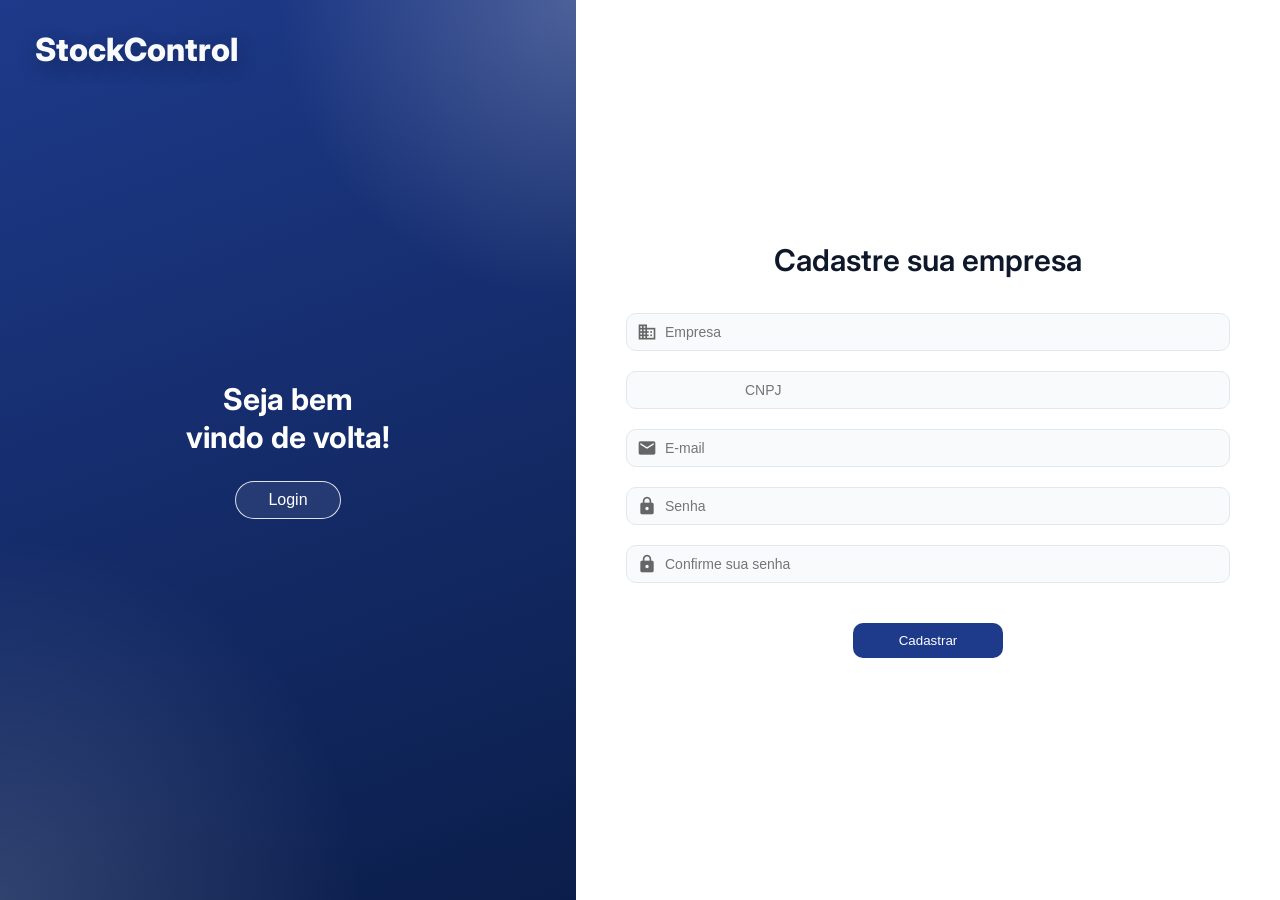
<file: PIM/front/index.html>
<!DOCTYPE html>
<html lang="pt-br">
<head>
    <meta charset="UTF-8">
    <meta name="viewport" content="width=device-width, initial-scale=1.0">
  <title>Cadastro da Empresa</title>

  <link rel="stylesheet" href="global.css">
  <link href="https://fonts.googleapis.com/icon?family=Material+Icons" rel="stylesheet">
</head>
<body class="auth-page">

  <h1 class="logo">StockControl</h1>

  <div class="cadastro-container">

    <div class="cadastro-left">
      <h2>Seja bem<br>vindo de volta!</h2>

      <button onclick="window.location.href='login.html'" class="btn-outline">
        Login
      </button>
    </div>

    <div class="cadastro-right">
      <h1>Cadastre sua empresa</h1>

      <div class="campo">
        <span class="material-icons">business</span>
        <input type="text" id="empresa" placeholder="Empresa">
      </div>

      <div class="campo">
        <span class="material-icons">badge</span>
        <input type="text" id="cnpj" placeholder="CNPJ">
      </div>

      <div class="campo">
        <span class="material-icons">email</span>
        <input type="email" id="email" placeholder="E-mail">
      </div>

      <div class="campo">
        <span class="material-icons">lock</span>
        <input type="password" id="senha" placeholder="Senha">
      </div>

      <div class="campo">
        <span class="material-icons">lock</span>
        <input type="password" id="confirmarSenha" placeholder="Confirme sua senha">
      </div>

      <p id="erro"></p>

      <button onclick="cadastrarEmpresa()" class="btn-principal">
        Cadastrar
      </button>
    </div>

  </div>

  <script src="js/global.js"></script>
  <script src="js/cadastro.js"></script>
</body>
</html>
<!-- pronto -->
</file>
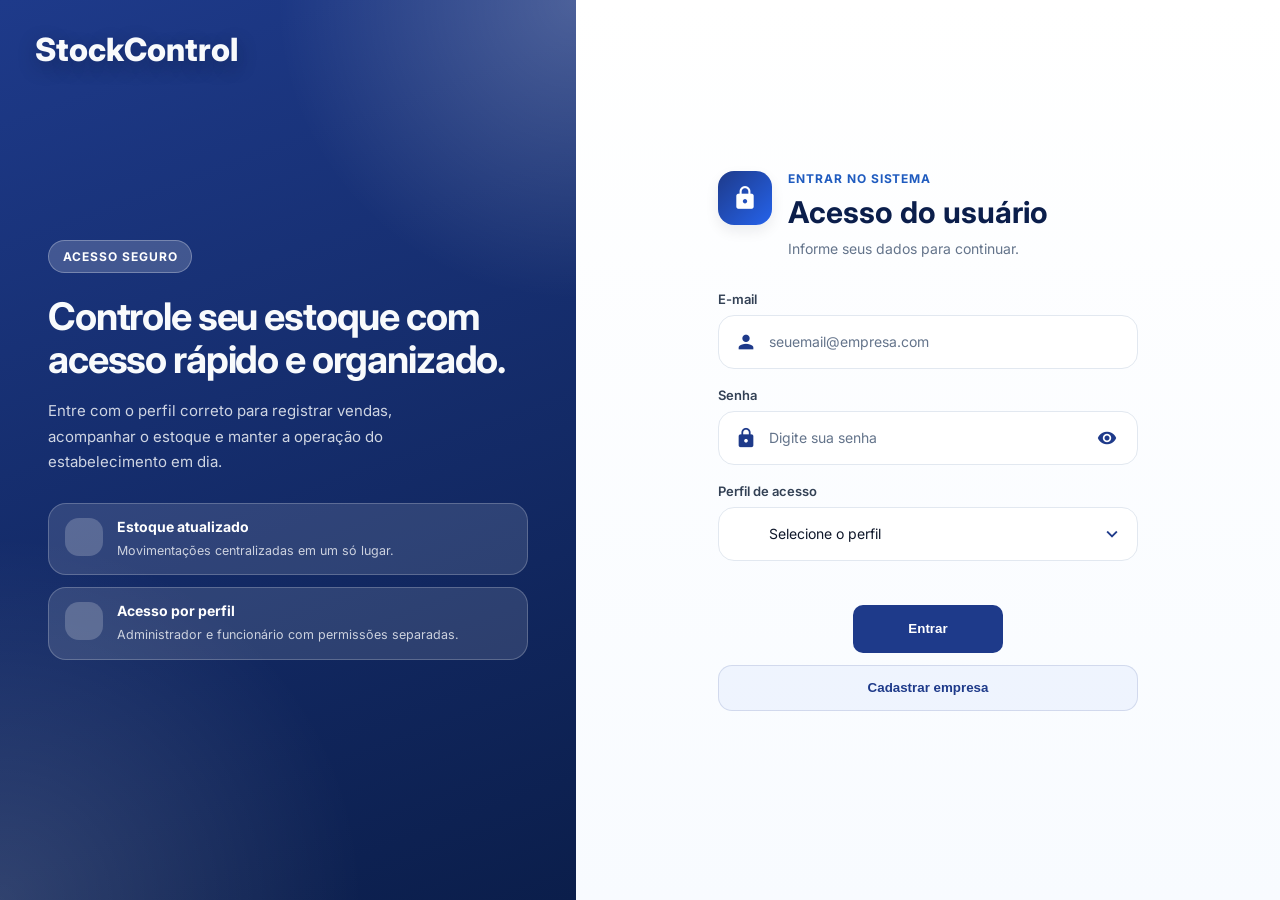
<file: PIM/front/cadastro-produto.html>
<!DOCTYPE html>
<html lang="pt-br">
<head>
    <meta charset="UTF-8">
    <meta name="viewport" content="width=device-width, initial-scale=1.0">
  <title>Cadastrar Produto</title>

  <link rel="stylesheet" href="global.css">
  <link href="https://fonts.googleapis.com/icon?family=Material+Icons" rel="stylesheet">
</head>
<body>

<div class="container">

  <div class="sidebar">
    <h2 id="nomeComercio">StockControl</h2>

 <ul>

  <li class="somente-admin-gerente" onclick="ir('dashboard.html')">
    <span class="material-icons">dashboard</span>
    Dashboard
  </li>

  <li class="ativo" onclick="ir('estoque.html')">
    <span class="material-icons">inventory_2</span>
    Estoque
  </li>

  <li onclick="ir('vendas.html')">
    <span class="material-icons">point_of_sale</span>
    Vendas
  </li>

  <li class="somente-admin-gerente" onclick="ir('relatorios.html')">
    <span class="material-icons">bar_chart</span>
    Relatórios
  </li>

  <li onclick="logout()">
    <span class="material-icons">logout</span>
    Sair
  </li>

</ul>
  </div>

  <div class="content">
    <h1>Cadastrar Produto</h1>

    <div class="produto-form">
      <input type="text" id="nome" placeholder="Nome do produto">
      <input type="text" id="categoria" placeholder="Categoria">
      <input type="text" id="codigo" placeholder="Código">
      <input type="number" id="valor" placeholder="Valor">
      <input type="number" id="quantidade" placeholder="Quantidade">

      <p id="erro"></p>

      <button onclick="salvarProduto()">Salvar Produto</button>
    </div>
  </div>

</div>

<script src="js/global.js"></script>
<script src="js/cadastro-produto.js"></script>

</body>
</html>

<!-- pronto -->
</file>
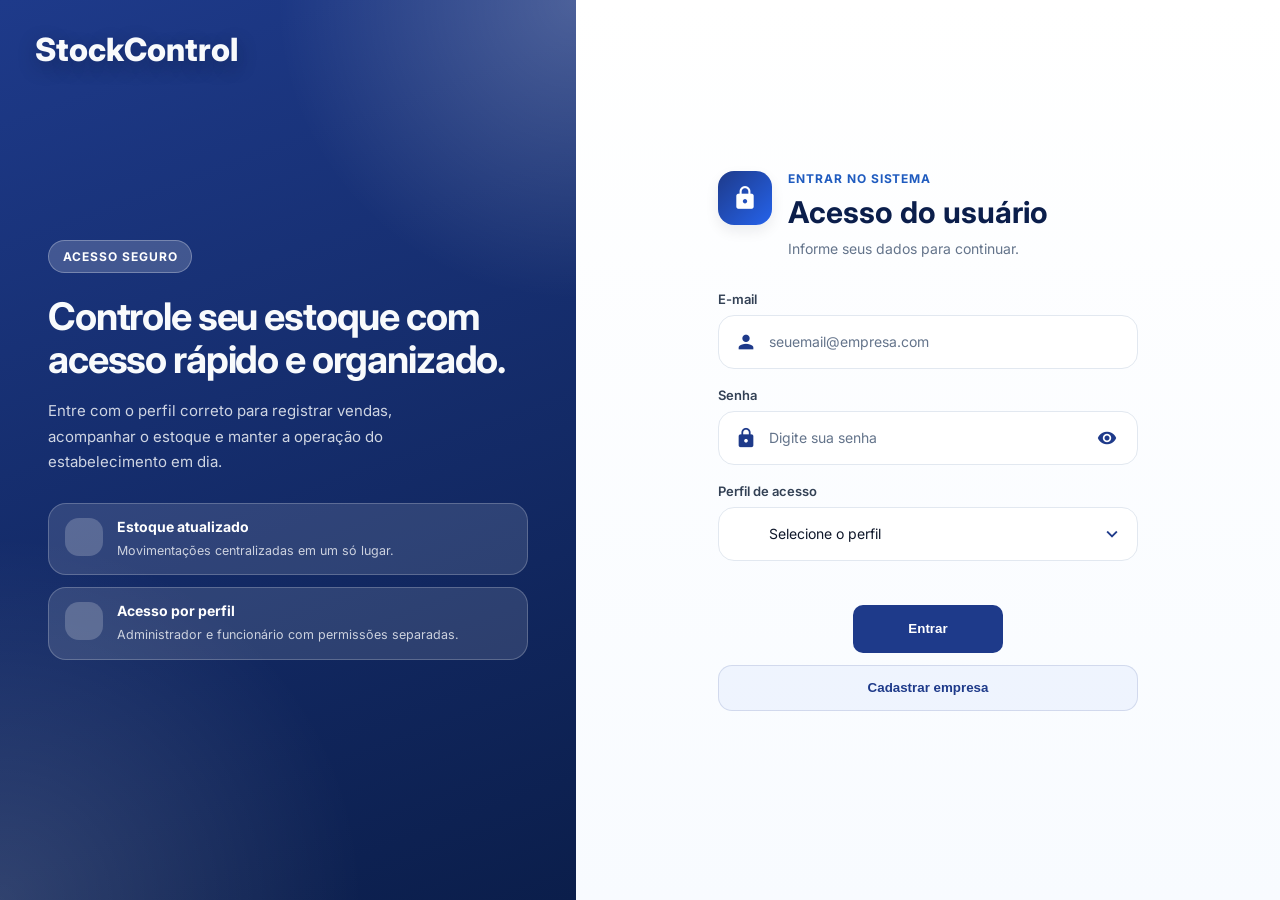
<file: PIM/front/configuracoes.html>
<!DOCTYPE html>
<html lang="pt-br">
<head>
  <meta charset="UTF-8">
  <meta name="viewport" content="width=device-width, initial-scale=1.0">
  <title>Configurações</title>

  <link rel="stylesheet" href="global.css">
  <link href="https://fonts.googleapis.com/icon?family=Material+Icons" rel="stylesheet">
</head>
<body>

<div class="container">

  <div class="sidebar">
    <h2 id="nomeComercio">StockControl</h2>

    <ul>

      <li class="somente-admin-gerente" onclick="ir('dashboard.html')">
        <span class="material-icons">dashboard</span>
        Dashboard
      </li>

      <li onclick="ir('estoque.html')">
        <span class="material-icons">inventory_2</span>
        Estoque
      </li>

      <li onclick="ir('vendas.html')">
        <span class="material-icons">point_of_sale</span>
        Vendas
      </li>

      <li class="somente-admin-gerente" onclick="ir('relatorios.html')">
        <span class="material-icons">bar_chart</span>
        Relatórios
      </li>

      <li class="ativo somente-admin" onclick="ir('configuracoes.html')">
        <span class="material-icons">settings</span>
        Configurações
      </li>

      <li onclick="logout()">
        <span class="material-icons">logout</span>
        Sair
      </li>

    </ul>
  </div>

  <div class="content">
    <div class="page-header">
      <div>
        <h1>Configurações</h1>
        <p class="page-subtitle">Gerencie dados da empresa, acesso e manutenção do ambiente.</p>
      </div>
    </div>

    <section class="config-hero">
      <div class="config-hero-copy">
        <span class="config-eyebrow">Painel administrativo</span>
        <h2>Central de gestão do sistema</h2>
        <p>
          Consulte informações da operação, atualize os dados visíveis da empresa
          e mantenha o ambiente organizado com ações rápidas.
        </p>
      </div>

      <div class="config-hero-status">
        <div class="config-status-badge">
          <span class="material-icons">wifi</span>
          <div>
            <strong id="resumoStatusApi"><span class="status-dot status-dot-pending" id="statusDotApi"></span>Sincronizando...</strong>
            <span>Conectividade com a API</span>
          </div>
        </div>

        <div class="config-status-badge">
          <span class="material-icons">shield</span>
          <div>
            <strong id="resumoPerfil">Administrador</strong>
            <span>Perfil autenticado</span>
          </div>
        </div>
      </div>
    </section>

    <section class="config-summary-grid">
      <article class="config-summary-card somente-admin">
        <span class="material-icons config-summary-icon">group</span>
        <div>
          <span class="config-summary-label">Usuários com acesso</span>
          <strong class="config-summary-value" id="resumoUsuariosConfig">0</strong>
        </div>
      </article>

      <article class="config-summary-card">
        <span class="material-icons config-summary-icon">inventory_2</span>
        <div>
          <span class="config-summary-label">Produtos cadastrados</span>
          <strong class="config-summary-value" id="resumoProdutosConfig">0</strong>
        </div>
      </article>

      <article class="config-summary-card">
        <span class="material-icons config-summary-icon">category</span>
        <div>
          <span class="config-summary-label">Categorias</span>
          <strong class="config-summary-value" id="resumoCategoriasConfig">0</strong>
        </div>
      </article>

      <article class="config-summary-card">
        <span class="material-icons config-summary-icon">local_shipping</span>
        <div>
          <span class="config-summary-label">Fornecedores</span>
          <strong class="config-summary-value" id="resumoFornecedoresConfig">0</strong>
        </div>
      </article>
    </section>

    <p id="mensagemConfiguracoes" class="config-feedback"></p>

    <div class="config-grid">

      <section class="config-card config-card-featured">
        <div class="config-card-header">
          <div class="config-card-icon">
            <span class="material-icons">business</span>
          </div>
          <div>
            <h3>Dados da empresa</h3>
            <p class="config-card-subtitle">Informações institucionais exibidas na interface.</p>
          </div>
        </div>

        <div class="config-field-grid">
          <label class="config-field">
            <span>Nome da empresa</span>
            <input type="text" id="empresa" placeholder="Informe o nome da empresa">
          </label>

          <label class="config-field">
            <span>E-mail principal</span>
            <input type="email" id="emailEmpresa" placeholder="empresa@dominio.com">
          </label>
        </div>

        <div class="config-inline-info">
          <div class="config-info-chip">
            <span class="material-icons">storefront</span>
            <div>
              <strong id="infoNomeComercio">StockControl</strong>
              <span>Nome exibido no menu lateral</span>
            </div>
          </div>

          <div class="config-info-chip">
            <span class="material-icons">mail</span>
            <div>
              <strong id="infoEmailEmpresa">-</strong>
              <span>Contato principal cadastrado</span>
            </div>
          </div>
        </div>

        <button onclick="salvarEmpresa()" class="config-btn-primary">
          Salvar alterações
        </button>
      </section>

      <section class="config-card config-card-danger">
        <div class="config-card-header">
          <div class="config-card-icon config-card-icon-warning">
            <span class="material-icons">warning</span>
          </div>
          <div>
            <h3>Zona de risco</h3>
            <p class="config-card-subtitle">Ações irreversíveis sobre os dados da operação. Use com cautela.</p>
          </div>
        </div>

        <div class="config-danger-banner">
          <span class="material-icons">info</span>
          <span>Estas ações apagam dados diretamente no servidor e não podem ser desfeitas.</span>
        </div>

        <div class="config-action-list">
          <div class="config-action-item">
            <div>
              <strong>Apagar todas as vendas</strong>
              <p>Remove todas as movimentações de saída e devolve as quantidades vendidas ao estoque.</p>
            </div>
            <button onclick="limparVendas()" class="config-btn-danger">Apagar vendas</button>
          </div>

          <div class="config-action-item">
            <div>
              <strong>Zerar o estoque</strong>
              <p>Remove todos os produtos e movimentações cadastrados. O catálogo ficará vazio.</p>
            </div>
            <button onclick="limparEstoque()" class="config-btn-danger">Zerar estoque</button>
          </div>
        </div>
      </section>

      <section class="config-card somente-admin">
        <div class="config-card-header">
          <div class="config-card-icon config-card-icon-success">
            <span class="material-icons">group</span>
          </div>
          <div>
            <h3>Acesso e equipe</h3>
            <p class="config-card-subtitle">Gerencie quem pode operar o sistema.</p>
          </div>
        </div>

        <div class="config-action-list">
          <div class="config-action-item">
            <div>
              <strong>Cadastrar funcionário</strong>
              <p>Crie um acesso operacional para atuar somente em estoque e vendas deste estabelecimento.</p>
            </div>
            <button onclick="ir('cadastro-usuario.html')" class="config-btn-primary">Cadastrar funcionario</button>
          </div>
        </div>

        <div class="config-access-list">
          <div class="config-access-header">
            <strong>E-mails com acesso</strong>
            <span id="contadorUsuariosAcesso">0</span>
          </div>

          <div id="listaUsuariosConfig" class="config-access-items">
            <p class="config-access-empty">Nenhum usuário adicional com acesso.</p>
          </div>
        </div>
      </section>

    </div>
  </div>

</div>

<script src="js/global.js"></script>
<script src="js/configuracoes.js"></script>

</body>
</html>

<!-- pronto -->
</file>
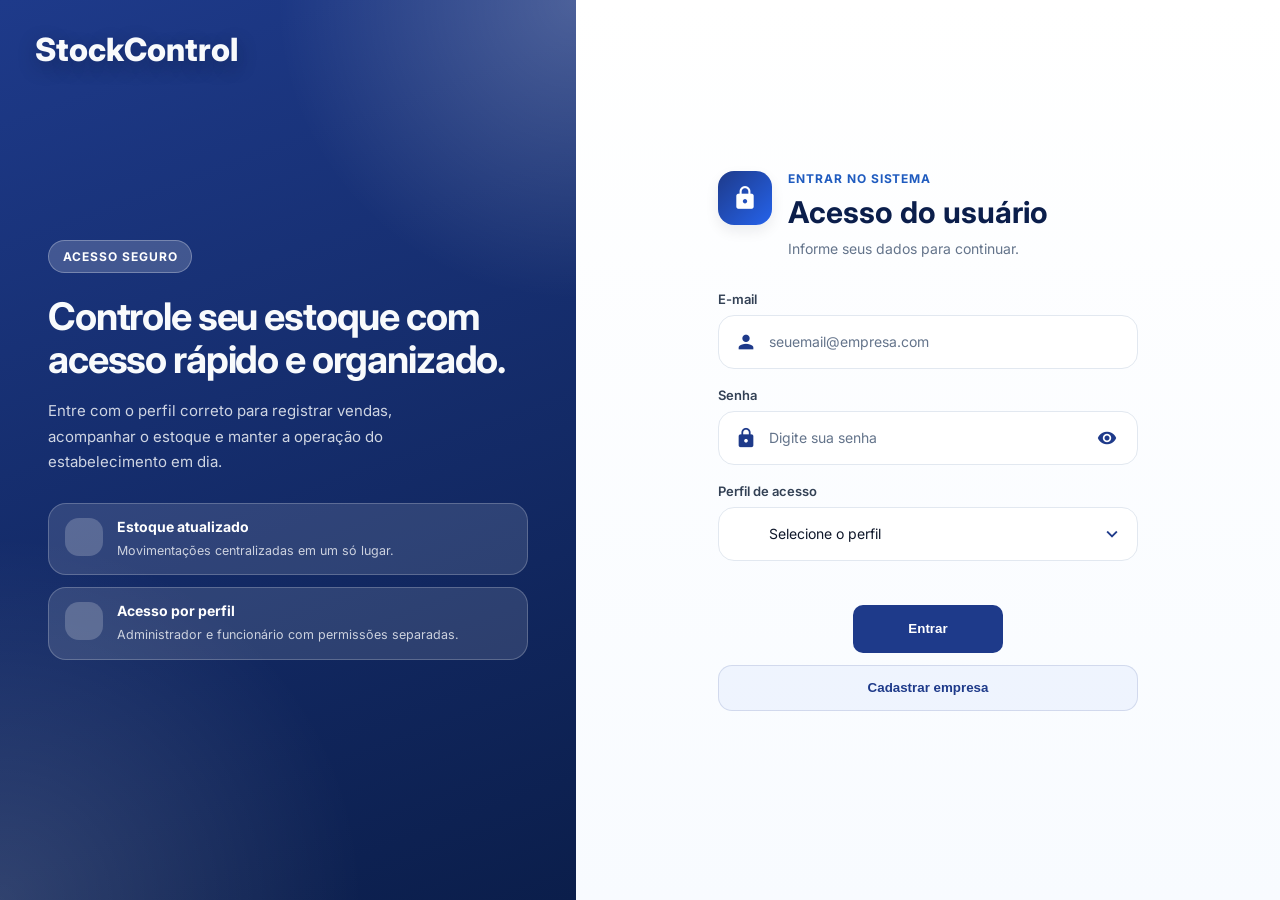
<file: PIM/front/estoque.html>
<!DOCTYPE html>
<html lang="pt-br">
<head>
    <meta charset="UTF-8">
    <meta name="viewport" content="width=device-width, initial-scale=1.0">
  <title>Estoque</title>

  <link rel="stylesheet" href="global.css">
  <link href="https://fonts.googleapis.com/icon?family=Material+Icons" rel="stylesheet">
</head>
<body>

<div class="container">

<div class="sidebar">

  <h2 id="nomeComercio">StockControl</h2>

  <ul class="menu-topo">

    <li class="somente-admin-gerente" onclick="ir('dashboard.html')">
      <span class="material-icons">dashboard</span>
      Dashboard
    </li>

    <li class="ativo" onclick="ir('estoque.html')">
      <span class="material-icons">inventory_2</span>
      Estoque
    </li>

    <li onclick="ir('vendas.html')">
      <span class="material-icons">point_of_sale</span>
      Vendas
    </li>

    <li class="somente-admin-gerente" onclick="ir('relatorios.html')">
      <span class="material-icons">bar_chart</span>
      Relatórios
    </li>

  </ul>

  <ul class="menu-bottom">

    <li class="somente-admin" onclick="ir('configuracoes.html')">
      <span class="material-icons">settings</span>
      Configurações
    </li>

    <li onclick="logout()">
      <span class="material-icons">logout</span>
      Sair
    </li>

  </ul>

</div>

  <div class="content">
    <div class="page-header">
      <div>
        <h1>Estoque</h1>
        <p class="page-subtitle">Visão completa dos níveis e categorias.</p>
      </div>
    </div>

    <div class="kpi-grid">
      <div class="kpi-card">
        <span class="material-icons kpi-icon">inventory_2</span>
        <div>
          <span class="kpi-label">Produtos cadastrados</span>
          <div class="kpi-value" id="resumoProdutos">0</div>
          <span class="kpi-meta">itens únicos</span>
        </div>
      </div>

      <div class="kpi-card">
        <span class="material-icons kpi-icon">apps</span>
        <div>
          <span class="kpi-label">Itens em estoque</span>
          <div class="kpi-value" id="resumoItens">0</div>
          <span class="kpi-meta">quantidade total</span>
        </div>
      </div>

      <div class="kpi-card">
        <span class="material-icons kpi-icon">warning</span>
        <div>
          <span class="kpi-label">Baixo estoque</span>
          <div class="kpi-value" id="resumoBaixo">0</div>
          <span class="kpi-meta">atenção imediata</span>
        </div>
      </div>
    </div>

    <div class="topo-tabela">
      <input type="text" id="busca" placeholder="Buscar produto..." onkeyup="filtrarEstoque()">

      <div class="filtros-tabela">
        <select id="filtroCategoria" onchange="filtrarEstoque()">
          <option value="">Categoria</option>
        </select>

        <select id="filtroStatus" onchange="filtrarEstoque()">
          <option value="">Status</option>
          <option value="ok">OK</option>
          <option value="medio">Médio</option>
          <option value="baixo">Baixo</option>
        </select>
      </div>

      <button onclick="ir('cadastro-produto.html')" class="btn-novo" somente-admin-gerente id="btnCadastrarProduto">
  Cadastrar Produto
</button>
    </div>

    <div class="cabecalho-tabela">
      <span>Produto</span>
      <span>Categoria</span>
      <span>Código</span>
      <span>Valor</span>
      <span>Status</span>
      <span>Ações</span>
    </div>

    <div class="tabela-card">
      <table>
        <tbody id="tabelaEstoque"></tbody>
      </table>
    </div>
  </div>

</div>

<script src="js/global.js"></script>
<script src="js/estoque.js"></script>

</body>
</html>

<!-- pronto -->
</file>
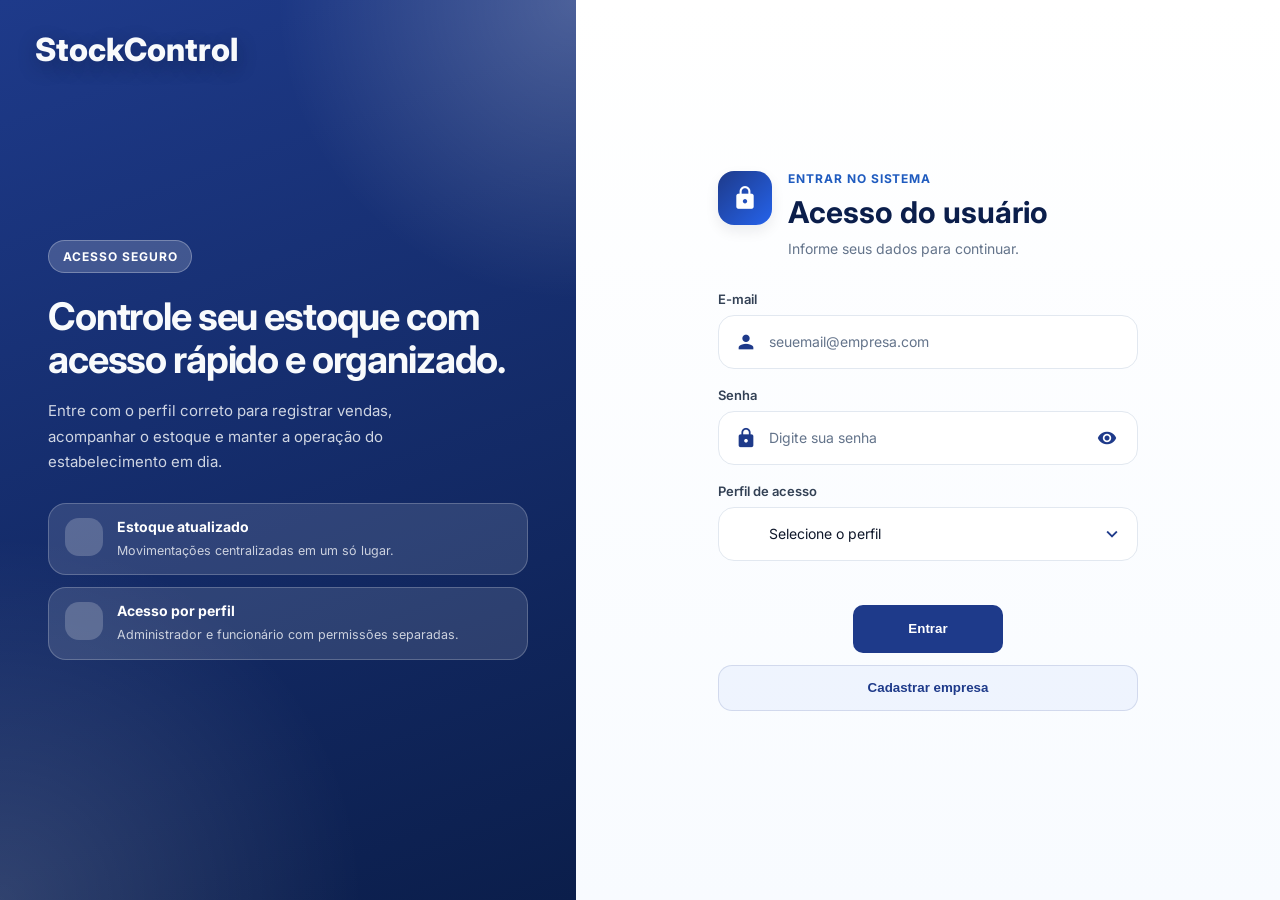
<file: PIM/front/login-usuario.html>
<!DOCTYPE html>
<html lang="pt-br">
<head>
  <meta charset="UTF-8">
  <meta name="viewport" content="width=device-width, initial-scale=1.0">
  <title>Acesso do Usuário</title>
</head>
<body>
  <script>
    window.location.href = "login.html";
  </script>
</body>
</html>
</file>
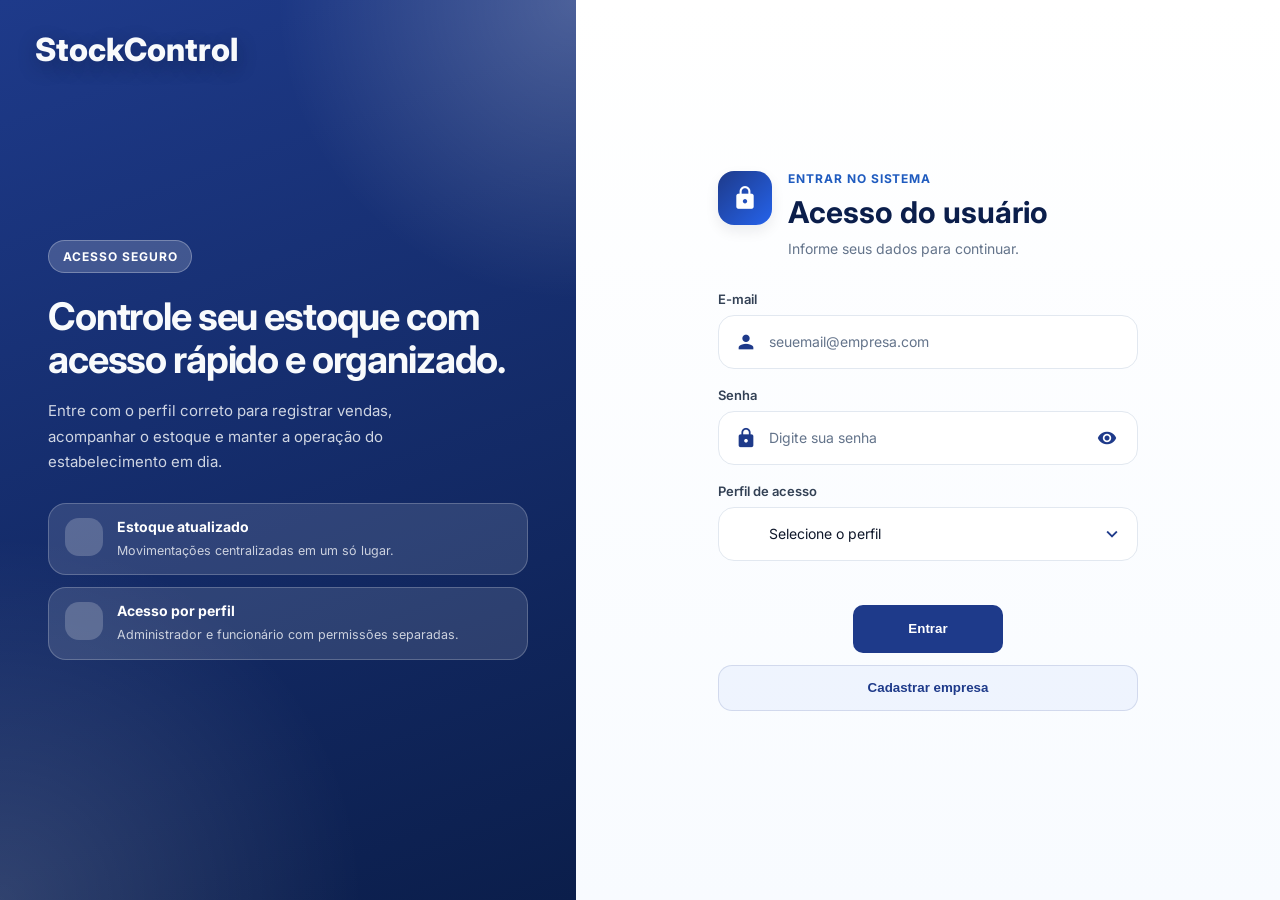
<file: PIM/front/login.html>
<!DOCTYPE html>
<html lang="pt-br">
<head>
    <meta charset="UTF-8">
    <meta name="viewport" content="width=device-width, initial-scale=1.0">
  <title>Acesso do Usuário</title>

  <link rel="stylesheet" href="global.css">
  <link href="https://fonts.googleapis.com/icon?family=Material+Icons" rel="stylesheet">
</head>
<body class="auth-page">

  <h1 class="logo login-logo">StockControl</h1>

  <div class="login-shell">
    <section class="login-hero-panel">
      <span class="login-badge">Acesso seguro</span>
      <h1>Controle seu estoque com acesso rápido e organizado.</h1>
      <p>
        Entre com o perfil correto para registrar vendas, acompanhar o estoque
        e manter a operação do estabelecimento em dia.
      </p>

      <div class="login-hero-points">
        <div class="login-hero-point">
          <span class="material-icons">inventory_2</span>
          <div>
            <strong>Estoque atualizado</strong>
            <span>Movimentações centralizadas em um só lugar.</span>
          </div>
        </div>

        <div class="login-hero-point">
          <span class="material-icons">shield</span>
          <div>
            <strong>Acesso por perfil</strong>
            <span>Administrador e funcionário com permissões separadas.</span>
          </div>
        </div>
      </div>
    </section>

    <section class="login-container">
      <div class="login-header">
        <div class="login-header-icon">
          <span class="material-icons">lock_person</span>
        </div>
        <div>
          <span class="login-eyebrow">Entrar no sistema</span>
          <h2>Acesso do usuário</h2>
          <p>Informe seus dados para continuar.</p>
        </div>
      </div>

      <div class="login-form">
        <label class="login-field">
          <span class="login-field-label">E-mail</span>
          <div class="login-input-wrap">
            <span class="material-icons">person</span>
            <input type="email" id="email" placeholder="seuemail@empresa.com">
          </div>
        </label>

        <label class="login-field">
          <span class="login-field-label">Senha</span>
          <div class="login-input-wrap">
            <span class="material-icons">lock</span>
            <input type="password" id="senha" placeholder="Digite sua senha">
            <button type="button" class="login-password-toggle" onclick="togglePasswordVisibility()" aria-label="Mostrar ou ocultar senha">
              <span class="material-icons" id="iconeSenha">visibility</span>
            </button>
          </div>
        </label>

        <label class="login-field">
          <span class="login-field-label">Perfil de acesso</span>
          <div class="login-input-wrap login-select-wrap">
            <span class="material-icons">badge</span>
            <select id="perfil">
              <option value="">Selecione o perfil</option>
              <option value="admin">Administrador</option>
              <option value="funcionario">Funcionário</option>
            </select>
            <span class="material-icons login-select-arrow">expand_more</span>
          </div>
        </label>

        <div class="login-actions">
          <button onclick="login()" class="btn-principal login-submit">
            Entrar
          </button>

          <button onclick="window.location.href='index.html'" class="login-link-btn" type="button">
            Cadastrar empresa
          </button>
        </div>

        <p id="erro"></p>
      </div>
    </section>
  </div>

  <script src="js/global.js"></script>
  <script src="js/login.js"></script>

</body>
</html>

<!-- pronto -->
</file>
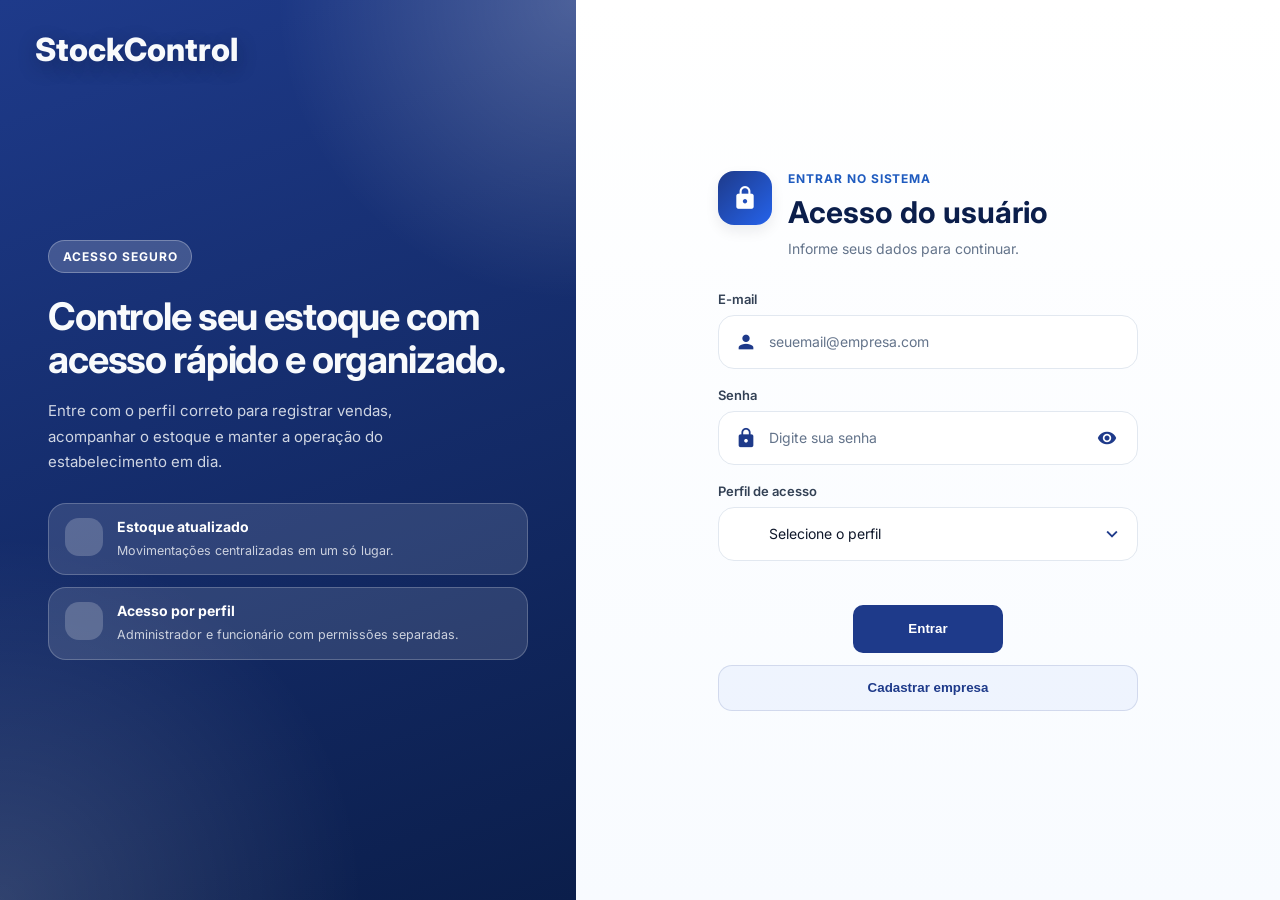
<file: PIM/front/relatorios.html>
<!DOCTYPE html>
<html lang="pt-br">
<head>
    <meta charset="UTF-8">
    <meta name="viewport" content="width=device-width, initial-scale=1.0">
  <title>Relatórios</title>

  <link rel="stylesheet" href="global.css">
  <link href="https://fonts.googleapis.com/icon?family=Material+Icons" rel="stylesheet">
</head>
<body>

<div class="container">

<div class="sidebar">

  <h2 id="nomeComercio">StockControl</h2>

  <ul class="menu-topo">

    <li class="somente-admin-gerente" onclick="ir('dashboard.html')">
      <span class="material-icons">dashboard</span>
      Dashboard
    </li>

    <li onclick="ir('estoque.html')">
      <span class="material-icons">inventory_2</span>
      Estoque
    </li>

    <li onclick="ir('vendas.html')">
      <span class="material-icons">point_of_sale</span>
      Vendas
    </li>

    <li class="ativo somente-admin-gerente" onclick="ir('relatorios.html')">
      <span class="material-icons">bar_chart</span>
      Relatórios
    </li>

  </ul>

  <ul class="menu-bottom">

    <li class="somente-admin" onclick="ir('configuracoes.html')">
      <span class="material-icons">settings</span>
      Configurações
    </li>

    <li onclick="logout()">
      <span class="material-icons">logout</span>
      Sair
    </li>

  </ul>

</div>

  <div class="content">
    <div class="page-header">
      <div>
        <h1>Relatórios</h1>
        <p class="page-subtitle">Resumo de vendas e formas de pagamento.</p>
      </div>
      <div class="page-actions">
        <button class="btn-principal relatorio-pdf-btn" type="button" onclick="gerarRelatorioPdf()">
          Gerar PDF para o dono
        </button>
      </div>
    </div>

    <div class="kpi-grid">
      <div class="kpi-card relatorio-card">
        <div>
          <span class="kpi-label">Total vendido</span>
          <div class="kpi-value" id="totalVendido">R$ 0,00</div>
          <span class="kpi-meta">no período</span>
        </div>
      </div>

      <div class="kpi-card relatorio-card">
        <div>
          <span class="kpi-label">Quantidade vendida</span>
          <div class="kpi-value" id="qtdVendida">0</div>
          <span class="kpi-meta">itens</span>
        </div>
      </div>

      <div class="kpi-card relatorio-card">
        <div>
          <span class="kpi-label">Pagamento mais usado</span>
          <div class="kpi-value" id="pagamentoMaisUsado">-</div>
          <span class="kpi-meta">preferência dos clientes</span>
        </div>
      </div>
    </div>

    <div class="cabecalho-tabela cabecalho-relatorios">
      <span>ID</span>
      <span>Produto</span>
      <span>Data</span>
      <span>Responsável</span>
      <span>Total</span>
      <span>Pagamento</span>
      <span>Quantidade</span>
    </div>

    <div class="tabela-card">
      <table>
        <tbody id="tabelaRelatorios"></tbody>
      </table>
    </div>
  </div>

</div>

<script src="js/global.js"></script>
<script src="js/relatorios.js"></script>

</body>
</html>

<!-- pronto -->
</file>
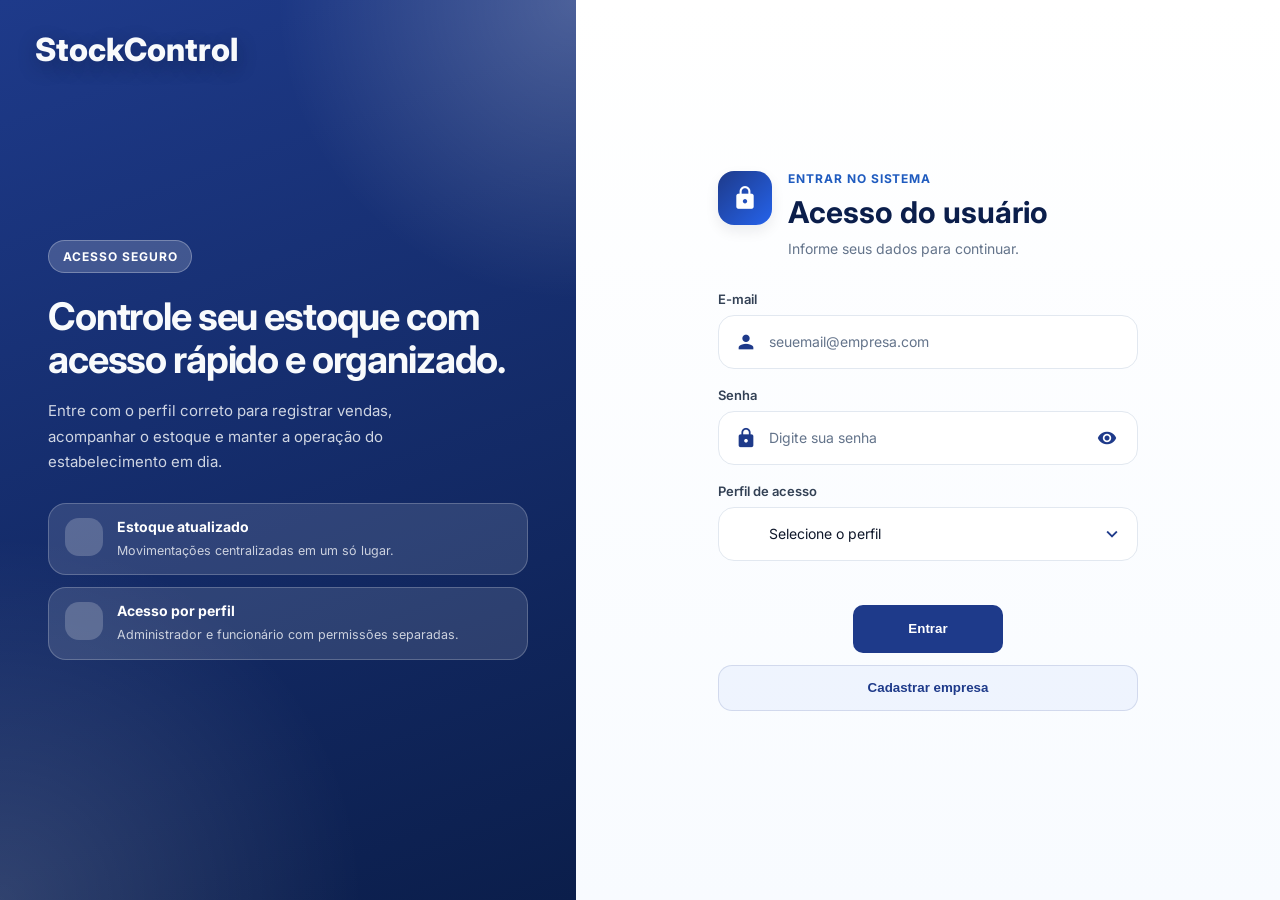
<file: PIM/front/vendas.html>
<!DOCTYPE html>
<html lang="pt-br">
<head>
    <meta charset="UTF-8">
    <meta name="viewport" content="width=device-width, initial-scale=1.0">
  <title>Vendas</title>

  <link rel="stylesheet" href="global.css">
  <link href="https://fonts.googleapis.com/icon?family=Material+Icons" rel="stylesheet">
</head>
<body>

<div class="container">

<div class="sidebar">

  <h2 id="nomeComercio">StockControl</h2>

  <ul class="menu-topo">

    <li class="somente-admin-gerente" onclick="ir('dashboard.html')">
      <span class="material-icons">dashboard</span>
      Dashboard
    </li>

    <li onclick="ir('estoque.html')">
      <span class="material-icons">inventory_2</span>
      Estoque
    </li>

    <li class="ativo" onclick="ir('vendas.html')">
      <span class="material-icons">point_of_sale</span>
      Vendas
    </li>

    <li class="somente-admin-gerente" onclick="ir('relatorios.html')">
      <span class="material-icons">bar_chart</span>
      Relatórios
    </li>

  </ul>

  <ul class="menu-bottom">

    <li class="somente-admin" onclick="ir('configuracoes.html')">
      <span class="material-icons">settings</span>
      Configurações
    </li>

    <li onclick="logout()">
      <span class="material-icons">logout</span>
      Sair
    </li>

  </ul>

</div>

  <div class="content">
    <div class="page-header">
      <div>
        <h1>Vendas</h1>
        <p class="page-subtitle">Registre vendas e acompanhe o desempenho diário.</p>
      </div>
    </div>

    <div class="kpi-grid">
      <div class="kpi-card">
        <span class="material-icons kpi-icon">receipt_long</span>
        <div>
          <span class="kpi-label">Vendas registradas</span>
          <div class="kpi-value" id="resumoTotalVendas">0</div>
          <span class="kpi-meta">transações</span>
        </div>
      </div>

      <div class="kpi-card">
        <span class="material-icons kpi-icon">payments</span>
        <div>
          <span class="kpi-label">Receita total</span>
          <div class="kpi-value" id="resumoReceita">R$ 0,00</div>
          <span class="kpi-meta">faturamento</span>
        </div>
      </div>

      <div class="kpi-card">
        <span class="material-icons kpi-icon">insights</span>
        <div>
          <span class="kpi-label">Ticket médio</span>
          <div class="kpi-value" id="resumoTicket">R$ 0,00</div>
          <span class="kpi-meta">por venda</span>
        </div>
      </div>
    </div>

  <div class="venda-form">
  <select id="produto"></select>

  <input type="number" id="quantidade" placeholder="Quantidade">

  <select id="pagamento">
    <option value="">Forma de pagamento</option>
    <option value="PIX">PIX</option>
    <option value="Cartão">Cartão</option>
    <option value="Dinheiro">Dinheiro</option>
  </select>

  <button onclick="registrarVenda()">Registrar Venda</button>

  <p id="erro"></p>
</div>

    <div class="cabecalho-tabela cabecalho-vendas">
  <span>ID</span>
  <span>Produto</span>
  <span>Data</span>
  <span>Responsável</span>
  <span>Total</span>
  <span>Pagamento</span>
  <span>Quantidade</span>
</div>

    <div class="tabela-card">
      <table>
        <tbody id="tabelaVendas"></tbody>
      </table>
    </div>
  </div>

</div>

<script src="js/global.js"></script>
<script src="js/vendas.js"></script>

</body>
</html>
<!-- pronto -->
</file>
<file: PIM/front/global.css>
@import url("https://fonts.googleapis.com/css2?family=Inter:wght@400;500;600;700&display=swap");

:root {
  --blue-950: #0b1e4b;
  --blue-900: #0f2a6b;
  --blue-800: #14337a;
  --blue-700: #1e3a8a;
  --blue-600: #1f5bbf;
  --blue-500: #2563eb;
  --blue-100: #dbeafe;
  --gray-950: #0f172a;
  --gray-900: #111827;
  --gray-700: #334155;
  --gray-600: #475569;
  --gray-500: #64748b;
  --gray-300: #cbd5f5;
  --gray-200: #e2e8f0;
  --gray-100: #f1f5f9;
  --surface: #ffffff;
  --surface-alt: #f8fafc;
  --border: #e2e8f0;
  --shadow-sm: 0 6px 14px rgba(15, 23, 42, 0.08);
  --shadow-md: 0 12px 28px rgba(15, 23, 42, 0.12);
}

* {
  margin: 0;
  padding: 0;
  box-sizing: border-box;
}


/**********************************CADASTRO EMPRESA*********************************************8*/
body {
  background: var(--gray-100);
  font-family: "Inter", "Segoe UI", Arial, sans-serif;
  color: var(--gray-950);
  overflow-x: hidden;
}

body.auth-page {
  min-height: 100vh;
  overflow: hidden;
  display: block;
  padding: 0;
}

body.auth-page .login-shell,
body.auth-page .cadastro-container {
  width: 100vw;
  max-width: none;
  height: 100vh;
  min-height: 100vh;
  margin: 0;
  border-radius: 0;
  box-shadow: none;
  border: none;
}

body.auth-page .login-shell {
  grid-template-columns: 0.9fr 1.1fr;
}

body.auth-page .cadastro-left {
  width: 45%;
}

body.auth-page .cadastro-right {
  width: 55%;
}

body.auth-page .logo {
  color: #f8fafc;
  text-shadow: 0 6px 18px rgba(15, 23, 42, 0.35);
}

body.auth-page .login-hero-panel,
body.auth-page .cadastro-left {
  background:
    radial-gradient(circle at top right, rgba(255, 255, 255, 0.22), transparent 28%),
    radial-gradient(circle at bottom left, rgba(255, 255, 255, 0.14), transparent 34%),
    linear-gradient(160deg, var(--blue-700), var(--blue-950));
  color: #f8fafc;
}

body.auth-page .login-brand strong,
body.auth-page .cadastro-left h2 {
  color: #ffffff;
}

body.auth-page .login-brand span:last-child,
body.auth-page .login-hero-panel p {
  color: rgba(248, 250, 252, 0.82);
}

body.auth-page .login-badge {
  background: rgba(255, 255, 255, 0.18);
  border-color: rgba(255, 255, 255, 0.28);
  color: #ffffff;
}

body.auth-page .login-brand-mark {
  background: rgba(255, 255, 255, 0.18);
  border-color: rgba(255, 255, 255, 0.28);
}

body.auth-page .login-hero-point {
  background: rgba(255, 255, 255, 0.12);
  border-color: rgba(255, 255, 255, 0.22);
}

body.auth-page .login-hero-point strong {
  color: #ffffff;
}

body.auth-page .login-hero-point span:last-child {
  color: rgba(248, 250, 252, 0.78);
}

body.auth-page .login-hero-point .material-icons {
  background: rgba(255, 255, 255, 0.2);
  color: #ffffff;
  width: 38px;
  height: 38px;
  font-size: 20px;
}

body.auth-page .login-hero-panel h1 {
  font-size: 38px;
  line-height: 1.12;
}

body.auth-page .login-hero-panel p {
  font-size: 15px;
  line-height: 1.7;
  max-width: 420px;
}

body.auth-page .login-hero-points {
  gap: 12px;
  margin-top: 28px;
}

body.auth-page .login-hero-point {
  padding: 14px 16px;
}

body.auth-page .login-hero-point strong {
  font-size: 14px;
}

body.auth-page .login-hero-point span:last-child {
  font-size: 12.5px;
}

body.auth-page .btn-outline {
  border-color: rgba(255, 255, 255, 0.85);
  color: #ffffff;
  background: rgba(255, 255, 255, 0.08);
}

body.auth-page .btn-outline:hover {
  background: rgba(255, 255, 255, 0.18);
  transform: translateY(-1px);
  box-shadow: var(--shadow-sm);
}

.logo {
  position: absolute;
  top: 30px;
  left: 35px;
  color: var(--blue-700);
  font-size: 32px;
  font-weight: 800;
}

.cadastro-container {
  width: 900px;
  height: 470px;
  background: var(--surface);
  margin: 120px auto;
  display: flex;
  border-radius: 6px;
  overflow: hidden;
  box-shadow: var(--shadow-md);
}

.cadastro-left {
  width: 38%;
  background: linear-gradient(160deg, var(--blue-700), var(--blue-900));
  color: white;
  display: flex;
  flex-direction: column;
  justify-content: center;
  align-items: center;
  gap: 25px;
  text-align: center;
}

.cadastro-left h2 {
  font-size: 30px;
  line-height: 1.25;
}

.btn-outline {
  background: transparent;
  border: 1px solid white;
  color: white;
  border-radius: 999px;
  padding: 9px 32px;
  font-size: 16px;
  cursor: pointer;
}

.cadastro-right {
  flex: 1;
  padding: 50px;
  display: flex;
  flex-direction: column;
  justify-content: center;
}

.cadastro-right h1 {
  text-align: center;
  font-size: 30px;
  font-weight: 600;
  margin-bottom: 35px;
}

.campo {
  height: 38px;
  background: var(--surface-alt);
  border: 1px solid var(--border);
  border-radius: 10px;
  margin-bottom: 20px;
  padding: 0 10px;
  display: flex;
  align-items: center;
}

.campo span {
  color: #666;
  font-size: 20px;
  margin-right: 8px;
}

.campo input {
  border: none;
  outline: none;
  background: transparent;
  width: 100%;
  font-size: 14px;
}

.btn-principal {
  width: 150px;
  margin: 20px auto 0;
  background: var(--blue-700);
  color: white;
  border: none;
  padding: 10px;
  border-radius: 10px;
  cursor: pointer;
  transition: transform 0.2s ease, box-shadow 0.2s ease;
}

#erro {
  color: #c62828;
  text-align: center;
  font-size: 13px;
}

#erroDashboard,
#erroForecast {
  color: #c62828;
  font-size: 13px;
  margin-bottom: 16px;
}


/**********************************LOGIN*********************************************8*/

.login-shell {
  width: min(1080px, calc(100% - 48px));
  min-height: 640px;
  margin: 110px auto 40px;
  display: grid;
  grid-template-columns: minmax(320px, 1.05fr) minmax(360px, 0.95fr);
  background: var(--surface);
  border-radius: 28px;
  overflow: hidden;
  border: 1px solid rgba(30, 58, 138, 0.1);
  box-shadow: 0 28px 60px rgba(15, 23, 42, 0.12);
}

.login-logo {
  color: var(--blue-700);
  z-index: 2;
}

.login-hero-panel {
  position: relative;
  padding: 56px 48px;
  background:
    radial-gradient(circle at top right, rgba(255, 255, 255, 0.16), transparent 24%),
    radial-gradient(circle at bottom left, rgba(255, 255, 255, 0.1), transparent 30%),
    linear-gradient(160deg, var(--blue-700), var(--blue-950));
  color: white;
  display: flex;
  flex-direction: column;
  justify-content: center;
}

.login-brand {
  display: flex;
  align-items: center;
  gap: 14px;
  margin-bottom: 28px;
}

.login-brand-mark {
  width: 50px;
  height: 50px;
  border-radius: 16px;
  display: flex;
  align-items: center;
  justify-content: center;
  background: rgba(255, 255, 255, 0.16);
  border: 1px solid rgba(255, 255, 255, 0.18);
  color: white;
  font-size: 24px;
  font-weight: 800;
  flex-shrink: 0;
}

.login-brand strong {
  display: block;
  font-size: 20px;
  line-height: 1.1;
  margin-bottom: 3px;
}

.login-brand span:last-child {
  color: rgba(255, 255, 255, 0.74);
  font-size: 13px;
}

.login-badge {
  display: inline-flex;
  align-items: center;
  width: fit-content;
  padding: 8px 14px;
  border-radius: 999px;
  background: rgba(255, 255, 255, 0.14);
  border: 1px solid rgba(255, 255, 255, 0.2);
  font-size: 12px;
  font-weight: 700;
  letter-spacing: 0.08em;
  text-transform: uppercase;
  margin-bottom: 22px;
}

.login-hero-panel h1 {
  font-size: 42px;
  line-height: 1.08;
  letter-spacing: -0.03em;
  margin-bottom: 18px;
}

.login-hero-panel p {
  font-size: 16px;
  line-height: 1.8;
  color: rgba(255, 255, 255, 0.82);
  max-width: 470px;
}

.login-hero-points {
  display: grid;
  gap: 16px;
  margin-top: 34px;
}

.login-hero-point {
  display: flex;
  align-items: flex-start;
  gap: 14px;
  padding: 16px 18px;
  border-radius: 18px;
  background: rgba(255, 255, 255, 0.08);
  border: 1px solid rgba(255, 255, 255, 0.12);
}

.login-hero-point .material-icons {
  width: 42px;
  height: 42px;
  border-radius: 14px;
  display: flex;
  align-items: center;
  justify-content: center;
  flex-shrink: 0;
  background: rgba(255, 255, 255, 0.12);
  color: white;
  font-size: 22px;
}

.login-hero-point strong {
  display: block;
  font-size: 15px;
  margin-bottom: 4px;
}

.login-hero-point span:last-child {
  font-size: 13px;
  line-height: 1.55;
  color: rgba(255, 255, 255, 0.78);
}

.login-container {
  background: linear-gradient(180deg, #ffffff, #f8fbff);
  padding: 56px 48px;
  display: flex;
  flex-direction: column;
  justify-content: center;
  align-items: center;
}

.login-header {
  display: flex;
  align-items: flex-start;
  gap: 16px;
  margin-bottom: 30px;
  width: 100%;
  max-width: 420px;
}

.login-header-icon {
  width: 54px;
  height: 54px;
  border-radius: 16px;
  display: grid;
  place-items: center;
  flex-shrink: 0;
  background: linear-gradient(135deg, var(--blue-700), var(--blue-500));
  color: white;
  box-shadow: var(--shadow-sm);
  overflow: hidden;
}

.login-header-icon .material-icons {
  display: block !important;
  width: 26px;
  height: 26px;
  font-size: 26px !important;
  line-height: 26px !important;
  text-align: center !important;
  margin: 0 !important;
  transform: translateY(0);
}

.login-eyebrow {
  display: block;
  font-size: 12px;
  font-weight: 700;
  letter-spacing: 0.08em;
  text-transform: uppercase;
  color: var(--blue-600);
  margin-bottom: 8px;
}

.login-header h2 {
  color: var(--blue-950);
  font-size: 30px;
  margin-bottom: 8px;
}

.login-header p {
  color: var(--gray-500);
  font-size: 14px;
  line-height: 1.6;
}

.login-form {
  display: grid;
  gap: 18px;
  width: 100%;
  max-width: 420px;
}

.login-field {
  display: grid;
  gap: 8px;
}

.login-field-label {
  font-size: 13px;
  font-weight: 600;
  color: var(--gray-700);
}

.login-input-wrap {
  min-height: 54px;
  background: var(--surface);
  border: 1px solid var(--border);
  border-radius: 16px;
  padding: 0 16px;
  display: grid;
  grid-template-columns: 22px minmax(0, 1fr) auto;
  align-items: center;
  gap: 12px;
  box-shadow: inset 0 1px 0 rgba(255, 255, 255, 0.9);
  transition: border-color 0.2s ease, box-shadow 0.2s ease, transform 0.2s ease;
  position: relative;
}

.login-input-wrap:focus-within {
  border-color: rgba(37, 99, 235, 0.45);
  box-shadow: 0 0 0 4px rgba(37, 99, 235, 0.08);
  transform: translateY(-1px);
}

.login-input-wrap .material-icons {
  font-size: 22px;
  color: var(--blue-700);
  flex-shrink: 0;
  width: 22px;
  height: 22px;
  display: flex;
  align-items: center;
  justify-content: center;
  line-height: 1;
}

.login-input-wrap input,
.login-input-wrap select {
  width: 100%;
  flex: 1;
  min-width: 0;
  border: none;
  outline: none;
  background: transparent;
  color: var(--gray-950);
  font-size: 14px;
  font-family: inherit;
  line-height: 1.4;
  margin: 0;
  padding: 0;
  display: block;
  height: 24px;
  align-self: center;
  box-shadow: none !important;
}

.login-input-wrap input::placeholder {
  color: var(--gray-500);
}

.login-input-wrap select {
  appearance: none !important;
  -webkit-appearance: none !important;
  -moz-appearance: none !important;
  cursor: pointer;
  border: 0 !important;
  outline: none !important;
  background: transparent !important;
  padding-right: 0;
  border-radius: 0 !important;
}

.login-select-wrap {
  grid-template-columns: 22px minmax(0, 1fr) 20px;
}

.login-select-arrow {
  font-size: 20px;
  color: var(--blue-700);
  pointer-events: none;
  flex-shrink: 0;
  width: 20px;
  height: 20px;
  display: flex;
  align-items: center;
  justify-content: center;
  line-height: 1;
}

.login-password-toggle {
  border: none;
  background: transparent;
  color: var(--blue-700);
  width: 28px;
  height: 28px;
  display: flex;
  align-items: center;
  justify-content: center;
  cursor: pointer;
  flex-shrink: 0;
  padding: 0;
}

.login-password-toggle .material-icons {
  font-size: 20px;
  line-height: 1;
}

.login-actions {
  display: grid;
  gap: 12px;
  margin-top: 6px;
}

.login-submit {
  width: 100%;
  margin: 0;
  min-height: 48px;
  border-radius: 14px;
  font-weight: 700;
}

.login-link-btn {
  width: 100%;
  min-height: 46px;
  border-radius: 14px;
  border: 1px solid rgba(30, 58, 138, 0.14);
  background: rgba(37, 99, 235, 0.05);
  color: var(--blue-700);
  font-weight: 600;
  cursor: pointer;
  transition: transform 0.2s ease, box-shadow 0.2s ease, background 0.2s ease;
}

.login-link-btn:hover {
  background: rgba(37, 99, 235, 0.1);
  transform: translateY(-1px);
  box-shadow: var(--shadow-sm);
}

.btn-principal {
  width: 150px;
  display: block;
  margin: 20px auto 0;

  background: var(--blue-700);
  color: white;
  border: none;
  padding: 10px;
  border-radius: 10px;
  cursor: pointer;
  transition: transform 0.2s ease, box-shadow 0.2s ease;
}

.campo select {
  border: none;
  outline: none;
  background: transparent;
  width: 100%;
  font-size: 14px;
  cursor: pointer;
  color: #111;
}

/* ================= DASHBOARD ================= */

.container {
  display: flex;
  min-height: 100vh;
  min-height: 100vh;
}

.sidebar {
  width: 250px;
  min-height: 100vh;
  background: linear-gradient(180deg, var(--blue-800), var(--blue-900));
  color: white;
  padding: 30px 20px;
  position: sticky;
  top: 0;
  height: 100vh;
  align-self: flex-start;
  overflow-y: auto;
  display: flex;
  flex-direction: column;
  box-shadow: 8px 0 18px rgba(15, 23, 42, 0.12);
}

.sidebar h2 {
  font-size: 21px;
  font-weight: 700;
  line-height: 1.25;
  letter-spacing: 0.2px;
  margin-bottom: 26px;
  padding-bottom: 20px;
  border-bottom: 1px solid rgba(255, 255, 255, 0.14);
  word-break: break-word;
}

.sidebar ul {
  list-style: none;
}

.sidebar li {
  display: flex;
  align-items: center;
  gap: 12px;
  padding: 12px 14px;
  margin-bottom: 14px;
  border-radius: 12px;
  cursor: pointer;
  font-size: 16px;
  font-weight: 500;
  transition: background 0.2s ease, transform 0.2s ease;
}

.sidebar li:hover,
.sidebar li.ativo {
  background: rgba(255, 255, 255, 0.16);
  transform: translateX(4px);
}

.sidebar span {
  font-size: 24px;
}

.content {
  flex: 1;
  padding: 32px 42px;
}

.content > * {
  width: 100%;
  max-width: 1200px;
  margin-left: auto;
  margin-right: auto;
}

.content h1 {
  font-size: 34px;
  margin-bottom: 10px;
  letter-spacing: -0.5px;
}

.dashboard-header,
.page-header {
  display: flex;
  align-items: center;
  justify-content: space-between;
  gap: 20px;
  margin-bottom: 22px;
}

.dashboard-titles h1 {
  margin-bottom: 6px;
}

.dashboard-subtitle,
.page-subtitle {
  color: var(--gray-500);
  font-size: 14px;
}

.page-actions {
  display: flex;
  align-items: center;
  gap: 12px;
}

.relatorio-pdf-btn {
  width: auto;
  margin: 0;
  padding: 10px 18px;
  border-radius: 12px;
  white-space: nowrap;
}

.filtros {
  display: flex;
  align-items: center;
  gap: 10px;
  background: var(--surface);
  border: 1px solid var(--border);
  border-radius: 14px;
  padding: 10px 14px;
  box-shadow: var(--shadow-sm);
}

.filtros span {
  color: var(--blue-700);
  font-size: 22px;
}

.filtro-item {
  display: flex;
  flex-direction: column;
  gap: 4px;
}

.filtro-item label {
  font-size: 12px;
  color: var(--gray-500);
}

.filtro-item select {
  min-width: 160px;
  padding: 6px 10px;
  border-radius: 10px;
  border: 1px solid var(--border);
  background: var(--surface-alt);
  font-size: 14px;
}

.kpi-grid {
  display: grid;
  grid-template-columns: repeat(auto-fit, minmax(210px, 1fr));
  gap: 18px;
  margin-bottom: 26px;
}

.kpi-card {
  background: var(--surface);
  border: 1px solid var(--border);
  border-radius: 16px;
  padding: 18px 20px;
  display: flex;
  gap: 14px;
  align-items: center;
  box-shadow: var(--shadow-sm);
  min-width: 0;
  overflow: hidden;
}

.kpi-card > div {
  flex: 1;
  min-width: 0;
}

.kpi-icon {
  width: 42px;
  height: 42px;
  border-radius: 12px;
  display: flex !important;
  align-items: center !important;
  justify-content: center !important;
  flex-shrink: 0;
  overflow: hidden;
  background: var(--blue-100);
  color: var(--blue-700);
  font-size: 20px !important;
  line-height: 1 !important;
  padding: 0;
  text-align: center;
  vertical-align: middle;
}

.kpi-icon.material-icons,
.config-summary-icon.material-icons {
  font-weight: normal;
  font-style: normal;
  letter-spacing: normal;
  text-transform: none;
  white-space: nowrap;
  direction: ltr;
  -webkit-font-smoothing: antialiased;
  text-rendering: optimizeLegibility;
  font-feature-settings: "liga";
}

.kpi-label {
  font-size: 12px;
  color: var(--gray-500);
  text-transform: uppercase;
  letter-spacing: 0.6px;
  line-height: 1.35;
  overflow-wrap: anywhere;
}

.kpi-value {
  font-size: 22px;
  font-weight: 700;
  color: var(--gray-900);
  line-height: 1.15;
  overflow-wrap: anywhere;
}

.kpi-meta {
  font-size: 12px;
  color: var(--gray-500);
  line-height: 1.35;
  overflow-wrap: anywhere;
}

.graficos {
  display: flex;
  gap: 20px;
  align-items: flex-start;
}

.forecast-area {
  margin-top: 20px;
}

.grafico-card {
  background: var(--surface);
  padding: 22px;
  border-radius: 16px;
  border: 1px solid var(--border);
  box-shadow: var(--shadow-md);
}

.grafico-card.maior {
  flex: 2;
  min-width: 520px;
}

.grafico-card.menor {
  flex: 1;
  min-width: 260px;
}

.grafico-card h3 {
  margin-bottom: 12px;
  color: var(--blue-700);
  font-size: 18px;
}

.legenda {
  display: flex;
  gap: 20px;
  justify-content: center;
  margin-bottom: 10px;
}

.legenda span {
  display: flex;
  align-items: center;
  gap: 8px;
}

.legenda b {
  width: 12px;
  height: 12px;
  display: inline-block;
  border-radius: 50%;
}

.verde {
  background: #22c55e;
}

.vermelho {
  background: #ef4444;
}

canvas {
  max-height: 240px;
}

/* ================= ESTOQUE ================= */
/* ================= ESTOQUE ================= */

.topo-tabela {
  display: flex;
  justify-content: space-between;
  align-items: center;
  gap: 20px;
  margin-bottom: 28px;
}

.btn-novo {
  height: 38px;
  background: var(--blue-700);
  color: white;
  border: none;
  border-radius: 10px;
  padding: 0 18px;
  cursor: pointer;
  font-weight: 600;
  box-shadow: var(--shadow-sm);
  transition: transform 0.2s ease, box-shadow 0.2s ease;
}

.topo-tabela input {
  flex: 1;
  height: 38px;
  border: 1px solid var(--border);
  border-radius: 10px;
  padding: 0 14px;
  background: var(--surface);
}

.filtros-tabela {
  display: flex;
  gap: 14px;
}

.filtros-tabela select {
  width: 140px;
  height: 38px;
  border: 1px solid var(--border);
  border-radius: 10px;
  padding: 0 10px;
  background: var(--surface);
}

.cabecalho-tabela {
  height: 35px;
  background: var(--surface);
  border: 1px solid var(--border);
  border-radius: 10px;

  display: grid;
  grid-template-columns: 1fr 2fr 1.5fr 1.3fr 1.5fr 1fr;

  align-items: center;
  text-align: center;
  font-size: 14px;
  font-weight: 600;
  color: var(--gray-600);
  text-transform: uppercase;
  letter-spacing: 0.4px;

  margin-bottom: 8px;
}

.cabecalho-vendas,
.cabecalho-relatorios {
  grid-template-columns: 0.8fr 2fr 1.2fr 1.4fr 1.1fr 1fr 1fr;
}

.tabela-card {
  background: var(--surface);
  min-height: 430px;
  border: 1px solid var(--border);
  border-radius: 12px;
  overflow: hidden;
  box-shadow: var(--shadow-sm);
}

.tabela-card table {
  width: 100%;
  border-collapse: collapse;
}

.tabela-card tr {
  display: grid;
  grid-template-columns: 1fr 2fr 1.5fr 1.3fr 1.5fr 1fr;
  align-items: center;
}

.tabela-card td {
  padding: 18px 10px;
  text-align: center;
}

.tabela-card tr {
  transition: background 0.2s ease;
}

.tabela-card tr:nth-child(even) {
  background: var(--surface-alt);
}

.tabela-card tr:hover {
  background: #eef4ff;
}

.status {
  width: 18px;
  height: 18px;
  display: inline-block;
  border-radius: 50%;
}

.status.ok {
  background: #22c55e;
}

.status.medio {
  background: #facc15;
}

.status.baixo {
  background: #ef4444;
}

.acoes {
  display: flex;
  justify-content: center;
  gap: 28px;
}

.acoes span {
  cursor: pointer;
  color: #111;
}

.acoes span:hover,
.acoes .acao-link:hover {
  color: var(--blue-700);
}

.acoes .acao-link {
  color: #111;
  text-decoration: none;
  display: inline-flex;
  align-items: center;
}

#tabelaVendas tr {
  display: grid;
  grid-template-columns: 0.8fr 2fr 1.2fr 1.4fr 1.1fr 1fr 1fr;
  align-items: center;
}

#tabelaVendas td {
  padding: 18px 10px;
  text-align: center;
}

#tabelaVendas tr:not(:last-child) {
  border-bottom: 1px solid #eee;
}

#tabelaRelatorios tr {
  display: grid;
  grid-template-columns: 0.8fr 2fr 1.2fr 1.4fr 1.1fr 1fr 1fr;
  align-items: center;
}

#tabelaRelatorios td {
  padding: 18px 10px;
  text-align: center;
}

#tabelaRelatorios .nowrap {
  white-space: nowrap;
}

#tabelaRelatorios tr:not(:last-child) {
  border-bottom: 1px solid #eee;
}
/* ================= CADASTRO PRODUTO ================= */

.produto-form {
  width: 430px;
  background: var(--surface);
  padding: 30px;
  border-radius: 14px;
  box-shadow: var(--shadow-md);
  margin: 40px auto;
}

.produto-form input {
  width: 100%;
  height: 38px;
  margin-bottom: 16px;
  border: 1px solid var(--border);
  border-radius: 10px;
  padding: 0 12px;
}

.produto-form select {
  width: 100%;
  height: 38px;
  margin-bottom: 16px;
  border: 1px solid var(--border);
  border-radius: 10px;
  padding: 0 12px;
  background: var(--surface);
}

.produto-form button {
  width: 100%;
  background: var(--blue-700);
  color: white;
  border: none;
  padding: 11px;
  border-radius: 10px;
  cursor: pointer;
  font-weight: 600;
  transition: transform 0.2s ease, box-shadow 0.2s ease;
}

/* ================= VENDAS ================= */

.venda-form {
  width: 900px;
  background: var(--surface);
  padding: 20px;
  border-radius: 16px;
  margin: 10px auto 25px;
  box-shadow: var(--shadow-md);

  display: grid;
  grid-template-columns: 2fr 1fr 1.5fr 1.2fr;
  gap: 12px;
  align-items: center;
}

.venda-form input,
.venda-form select,
.venda-form button {
  height: 40px;
  border-radius: 10px;
  border: 1px solid var(--border);
  padding: 0 12px;
}

.venda-form button {
  background: var(--blue-700);
  color: white;
  border: none;
  cursor: pointer;
  font-weight: 600;
  transition: transform 0.2s ease, box-shadow 0.2s ease;
}

.venda-form #erro {
  grid-column: 1 / -1;
}

#tabelaVendas tr {
  display: grid;
  grid-template-columns: 0.8fr 2fr 1.2fr 1.4fr 1.1fr 1fr 1fr;
  align-items: center;
}

#tabelaVendas td {
  padding: 18px 10px;
  text-align: center;
}

#tabelaVendas .nowrap {
  white-space: nowrap;
}

#tabelaVendas tr:not(:last-child) {
  border-bottom: 1px solid #eee;
}

/* ================= RELATÓRIOS ================= */

.cards-relatorio {
  display: flex;
  gap: 20px;
  margin-bottom: 30px;
}

.relatorio-card {
  flex: 1;
  background: var(--surface);
  padding: 22px;
  border-radius: 16px;
  border: 1px solid var(--border);
  box-shadow: var(--shadow-sm);
}

.relatorio-card h3 {
  font-size: 16px;
  margin-bottom: 12px;
  color: var(--gray-600);
}

.relatorio-card p {
  font-size: 24px;
  font-weight: bold;
  color: var(--blue-700);
}

#tabelaRelatorios tr {
  display: grid;
  grid-template-columns: 0.8fr 2fr 1.2fr 1.4fr 1.1fr 1fr 1fr;
  align-items: center;
}

#tabelaRelatorios td {
  padding: 18px 10px;
  text-align: center;
}

#tabelaRelatorios tr:not(:last-child) {
  border-bottom: 1px solid #eee;
}

/* ================= CONFIGURAÇÕES ================= */

.config-hero {
  background:
    radial-gradient(circle at top right, rgba(37, 99, 235, 0.18), transparent 34%),
    linear-gradient(135deg, #f8fbff, #eef4ff);
  border: 1px solid rgba(37, 99, 235, 0.12);
  border-radius: 24px;
  box-shadow: var(--shadow-sm);
  padding: 28px;
  display: grid;
  grid-template-columns: minmax(0, 1.7fr) minmax(280px, 1fr);
  gap: 24px;
  align-items: stretch;
}

.config-eyebrow {
  display: inline-flex;
  align-items: center;
  padding: 6px 12px;
  border-radius: 999px;
  background: rgba(30, 58, 138, 0.08);
  color: var(--blue-700);
  font-size: 12px;
  font-weight: 700;
  letter-spacing: 0.08em;
  text-transform: uppercase;
  margin-bottom: 14px;
}

.config-hero h2 {
  font-size: 32px;
  line-height: 1.1;
  color: var(--gray-950);
  margin-bottom: 10px;
}

.config-hero p {
  max-width: 620px;
  color: var(--gray-600);
  line-height: 1.7;
}

.config-hero-status {
  display: grid;
  gap: 16px;
}

.config-status-badge {
  background: rgba(255, 255, 255, 0.88);
  border: 1px solid rgba(37, 99, 235, 0.12);
  border-radius: 20px;
  padding: 18px;
  display: flex;
  align-items: center;
  gap: 14px;
}

.config-status-badge .material-icons {
  width: 50px;
  height: 50px;
  border-radius: 16px;
  display: grid;
  place-items: center;
  font-size: 28px;
  background: linear-gradient(135deg, var(--blue-700), var(--blue-500));
  color: white;
  box-shadow: var(--shadow-sm);
}

.config-status-badge strong {
  display: block;
  color: var(--gray-950);
  font-size: 16px;
  margin-bottom: 4px;
}

.config-status-badge span:last-child {
  color: var(--gray-600);
  font-size: 13px;
}

.config-summary-grid {
  display: grid;
  grid-template-columns: repeat(auto-fit, minmax(210px, 1fr));
  gap: 18px;
  margin-top: 24px;
  align-items: stretch;
}

.config-summary-card {
  background: var(--surface);
  border: 1px solid var(--border);
  border-radius: 20px;
  padding: 18px 20px;
  display: flex;
  align-items: center;
  gap: 14px;
  box-shadow: var(--shadow-sm);
  min-width: 0;
  overflow: hidden;
}

.config-summary-icon {
  width: 46px;
  height: 46px;
  border-radius: 14px;
  display: flex !important;
  align-items: center !important;
  justify-content: center !important;
  flex-shrink: 0;
  overflow: hidden;
  font-size: 22px !important;
  line-height: 1 !important;
  color: var(--blue-700);
  background: linear-gradient(160deg, rgba(37, 99, 235, 0.16), rgba(30, 58, 138, 0.08));
  text-align: center;
  vertical-align: middle;
}

.config-summary-card > div {
  min-width: 0;
}

.config-summary-label {
  display: block;
  color: var(--gray-600);
  font-size: 13px;
  margin-bottom: 6px;
  line-height: 1.35;
  overflow-wrap: anywhere;
}

.config-summary-value {
  font-size: 28px;
  line-height: 1;
  color: var(--gray-950);
}

.config-feedback {
  min-height: 20px;
  margin-top: 18px;
  color: #c62828;
  font-size: 13px;
}

.config-grid {
  display: grid;
  grid-template-columns: repeat(auto-fit, minmax(280px, 1fr));
  gap: 20px;
  margin: 10px auto 0;
}

.config-card {
  background: var(--surface);
  padding: 24px;
  border-radius: 22px;
  border: 1px solid var(--border);
  box-shadow: var(--shadow-sm);
  min-width: 0;
  overflow: hidden;
}

.config-card-featured {
  grid-column: span 2;
}

.config-card-header {
  display: flex;
  gap: 14px;
  margin-bottom: 20px;
  align-items: flex-start;
}

.config-card-icon {
  width: 52px;
  height: 52px;
  border-radius: 16px;
  display: flex;
  align-items: center;
  justify-content: center;
  flex-shrink: 0;
  background: linear-gradient(135deg, var(--blue-700), var(--blue-500));
  color: white;
  box-shadow: var(--shadow-sm);
}

.config-card-icon .material-icons {
  font-size: 24px !important;
  line-height: 1 !important;
}

.config-card-icon-muted {
  background: linear-gradient(135deg, #334155, #64748b);
}

.config-card-icon-warning {
  background: linear-gradient(135deg, #c2410c, #f59e0b);
}

.config-card-icon-success {
  background: linear-gradient(135deg, #15803d, #22c55e);
}

.config-card h3 {
  color: var(--blue-700);
  font-size: 22px;
  margin-bottom: 4px;
}

.config-card-subtitle {
  color: var(--gray-600);
  line-height: 1.6;
  overflow-wrap: anywhere;
}

.config-field-grid {
  display: grid;
  grid-template-columns: repeat(auto-fit, minmax(220px, 1fr));
  gap: 16px;
  margin-bottom: 20px;
}

.config-field {
  display: flex;
  flex-direction: column;
  gap: 8px;
}

.config-field span {
  font-size: 13px;
  font-weight: 600;
  color: var(--gray-700);
}

.config-card input {
  width: 100%;
  height: 46px;
  border: 1px solid var(--border);
  border-radius: 14px;
  padding: 0 14px;
  background: var(--surface-alt);
  color: var(--gray-950);
  outline: none;
}

.config-card input:focus {
  border-color: rgba(37, 99, 235, 0.45);
  box-shadow: 0 0 0 4px rgba(37, 99, 235, 0.08);
}

.config-inline-info {
  display: grid;
  grid-template-columns: repeat(auto-fit, minmax(220px, 1fr));
  gap: 14px;
  margin-bottom: 20px;
}

.config-info-chip {
  display: flex;
  align-items: center;
  gap: 12px;
  padding: 14px 16px;
  background: var(--surface-alt);
  border: 1px solid var(--border);
  border-radius: 16px;
  min-width: 0;
  overflow: hidden;
}

.config-info-chip .material-icons {
  width: 38px;
  height: 38px;
  display: flex !important;
  align-items: center !important;
  justify-content: center !important;
  flex-shrink: 0;
  border-radius: 12px;
  color: var(--blue-700);
  background: rgba(37, 99, 235, 0.12);
  font-size: 20px !important;
  line-height: 1 !important;
}

.config-info-chip strong,
.config-info-row strong {
  display: block;
  color: var(--gray-950);
  font-size: 15px;
  overflow-wrap: anywhere;
}

.config-info-chip > div {
  min-width: 0;
}

.config-info-chip span:last-child {
  color: var(--gray-600);
  font-size: 12px;
  line-height: 1.45;
  overflow-wrap: anywhere;
}

.config-info-list {
  display: grid;
  gap: 14px;
}

.config-info-row {
  display: flex;
  justify-content: space-between;
  gap: 16px;
  align-items: center;
  padding: 14px 0;
  border-bottom: 1px solid var(--gray-100);
  min-width: 0;
}

.config-info-row:last-child {
  border-bottom: none;
  padding-bottom: 0;
}

.config-info-label {
  color: var(--gray-600);
  font-size: 14px;
  overflow-wrap: anywhere;
}

.config-action-list {
  display: grid;
  gap: 16px;
}

.config-action-item {
  display: flex;
  justify-content: space-between;
  align-items: flex-start;
  gap: 16px;
  flex-wrap: wrap;
  padding: 18px;
  border-radius: 18px;
  border: 1px solid var(--border);
  background: var(--surface-alt);
  min-width: 0;
  overflow: hidden;
}

.config-action-item > div {
  min-width: 220px;
  flex: 1 1 220px;
}

.config-action-item button {
  align-self: flex-start;
}

.config-action-item strong {
  display: block;
  font-size: 15px;
  color: var(--gray-950);
  margin-bottom: 4px;
  overflow-wrap: anywhere;
}

.config-action-item p {
  color: var(--gray-600);
  font-size: 13px;
  line-height: 1.55;
  margin: 0;
  overflow-wrap: anywhere;
}

.config-btn-primary,
.config-btn-secondary,
.config-card button {
  min-width: 170px;
  height: 42px;
  border: none;
  border-radius: 12px;
  background: var(--blue-700);
  color: white;
  cursor: pointer;
  font-weight: 600;
  padding: 0 18px;
  transition: transform 0.2s ease, box-shadow 0.2s ease;
  flex-shrink: 0;
}

.config-btn-secondary {
  background: var(--gray-900);
}

.config-access-list {
  margin-top: 18px;
  padding: 18px;
  border-radius: 18px;
  border: 1px solid var(--border);
  background: var(--surface-alt);
}

.config-access-header {
  display: flex;
  align-items: center;
  justify-content: space-between;
  gap: 12px;
  margin-bottom: 14px;
}

.config-access-header strong {
  color: var(--gray-950);
  font-size: 15px;
}

.config-access-header span {
  min-width: 34px;
  height: 34px;
  border-radius: 999px;
  display: inline-flex;
  align-items: center;
  justify-content: center;
  padding: 0 10px;
  background: rgba(37, 99, 235, 0.12);
  color: var(--blue-700);
  font-weight: 700;
  font-size: 13px;
}

.config-access-items {
  display: grid;
  gap: 10px;
}

.config-access-item {
  display: flex;
  justify-content: space-between;
  gap: 14px;
  align-items: center;
  padding: 12px 14px;
  border-radius: 14px;
  background: var(--surface);
  border: 1px solid var(--gray-100);
  min-width: 0;
}

.config-access-item strong {
  display: block;
  color: var(--gray-950);
  font-size: 14px;
  margin-bottom: 2px;
  overflow-wrap: anywhere;
}

.config-access-item span {
  color: var(--gray-600);
  font-size: 13px;
  overflow-wrap: anywhere;
}

.config-access-role {
  flex-shrink: 0;
  padding: 6px 10px;
  border-radius: 999px;
  background: rgba(37, 99, 235, 0.08);
  color: var(--blue-700);
  font-size: 12px;
  font-weight: 700;
}

.config-access-empty {
  color: var(--gray-500);
  font-size: 13px;
  line-height: 1.55;
}

/* ===== Configurações — refinamentos profissionais ===== */

.config-status-badge strong {
  display: inline-flex;
  align-items: center;
  gap: 8px;
}

.status-dot {
  width: 9px;
  height: 9px;
  border-radius: 50%;
  flex-shrink: 0;
  display: inline-block;
  background: #94a3b8;
}

.status-dot-online {
  background: #22c55e;
  animation: statusPulse 2s infinite;
}

.status-dot-offline {
  background: #ef4444;
}

.status-dot-pending {
  background: #f59e0b;
}

@keyframes statusPulse {
  0% {
    box-shadow: 0 0 0 0 rgba(34, 197, 94, 0.55);
  }
  70% {
    box-shadow: 0 0 0 6px rgba(34, 197, 94, 0);
  }
  100% {
    box-shadow: 0 0 0 0 rgba(34, 197, 94, 0);
  }
}

/* Tiles de resumo com acento colorido por categoria */
.config-summary-card {
  position: relative;
  transition: transform 0.2s ease, box-shadow 0.2s ease;
}

.config-summary-card:hover {
  transform: translateY(-2px);
  box-shadow: var(--shadow-md);
}

.config-summary-card::before {
  content: "";
  position: absolute;
  top: 0;
  bottom: 0;
  left: 0;
  width: 4px;
  background: var(--blue-500);
}

.config-summary-grid .config-summary-card:nth-child(1)::before { background: #2563eb; }
.config-summary-grid .config-summary-card:nth-child(2)::before { background: #7c3aed; }
.config-summary-grid .config-summary-card:nth-child(3)::before { background: #f59e0b; }
.config-summary-grid .config-summary-card:nth-child(4)::before { background: #14b8a6; }

.config-summary-grid .config-summary-card:nth-child(2) .config-summary-icon {
  color: #7c3aed;
  background: linear-gradient(160deg, rgba(124, 58, 237, 0.16), rgba(124, 58, 237, 0.06));
}

.config-summary-grid .config-summary-card:nth-child(3) .config-summary-icon {
  color: #d97706;
  background: linear-gradient(160deg, rgba(245, 158, 11, 0.18), rgba(245, 158, 11, 0.06));
}

.config-summary-grid .config-summary-card:nth-child(4) .config-summary-icon {
  color: #0d9488;
  background: linear-gradient(160deg, rgba(20, 184, 166, 0.18), rgba(20, 184, 166, 0.06));
}

/* Polimento geral dos cards */
.config-card {
  transition: transform 0.2s ease, box-shadow 0.2s ease;
}

.config-card:hover {
  box-shadow: var(--shadow-md);
}

/* Zona de risco (ações destrutivas) */
.config-card-danger {
  border-color: rgba(220, 38, 38, 0.28);
  background: linear-gradient(180deg, rgba(254, 242, 242, 0.65), rgba(255, 255, 255, 0.95));
}

.config-danger-banner {
  display: flex;
  align-items: center;
  gap: 10px;
  padding: 12px 14px;
  margin-bottom: 18px;
  border-radius: 14px;
  background: rgba(245, 158, 11, 0.12);
  border: 1px solid rgba(245, 158, 11, 0.32);
  color: #92400e;
  font-size: 13px;
  line-height: 1.4;
}

.config-danger-banner .material-icons {
  font-size: 20px;
  color: #d97706;
  flex-shrink: 0;
}

.config-card-danger .config-action-item {
  border-color: rgba(220, 38, 38, 0.18);
  background: rgba(254, 242, 242, 0.5);
}

.config-btn-danger {
  min-width: 150px;
  height: 42px;
  border: 1px solid rgba(220, 38, 38, 0.4);
  border-radius: 12px;
  background: #ffffff;
  color: #dc2626;
  cursor: pointer;
  font-weight: 700;
  padding: 0 18px;
  flex-shrink: 0;
  transition: background 0.2s ease, color 0.2s ease, transform 0.2s ease, box-shadow 0.2s ease;
}

.config-btn-danger:hover {
  background: #dc2626;
  color: #ffffff;
  transform: translateY(-1px);
  box-shadow: 0 8px 18px rgba(220, 38, 38, 0.25);
}

/* ===== Badges de forma de pagamento (Vendas / Relatórios) ===== */
.pagamento-badge {
  display: inline-flex;
  align-items: center;
  padding: 4px 12px;
  border-radius: 999px;
  font-size: 12px;
  font-weight: 600;
  line-height: 1.4;
  white-space: nowrap;
}

.pagamento-pix {
  background: rgba(20, 184, 166, 0.14);
  color: #0f766e;
}

.pagamento-cartao {
  background: rgba(37, 99, 235, 0.12);
  color: #1d4ed8;
}

.pagamento-dinheiro {
  background: rgba(22, 163, 74, 0.14);
  color: #15803d;
}

.pagamento-vazio {
  background: var(--gray-100);
  color: var(--gray-500);
}

/* ===== Pill de status de estoque ===== */
.status-pill {
  display: inline-flex;
  align-items: center;
  gap: 6px;
  padding: 4px 12px;
  border-radius: 999px;
  font-size: 12px;
  font-weight: 600;
  line-height: 1.4;
  white-space: nowrap;
}

.status-pill::before {
  content: "";
  width: 8px;
  height: 8px;
  border-radius: 50%;
  background: currentColor;
}

.status-pill.status-ok {
  background: rgba(34, 197, 94, 0.14);
  color: #15803d;
}

.status-pill.status-medio {
  background: rgba(245, 158, 11, 0.16);
  color: #b45309;
}

.status-pill.status-baixo {
  background: rgba(239, 68, 68, 0.14);
  color: #dc2626;
}

/* ===== KPI cards com acento colorido ===== */
.kpi-card {
  position: relative;
}

.kpi-card::before {
  content: "";
  position: absolute;
  top: 0;
  bottom: 0;
  left: 0;
  width: 4px;
  background: var(--blue-500);
}

.kpi-grid .kpi-card:nth-child(1)::before { background: #2563eb; }
.kpi-grid .kpi-card:nth-child(2)::before { background: #7c3aed; }
.kpi-grid .kpi-card:nth-child(3)::before { background: #f59e0b; }
.kpi-grid .kpi-card:nth-child(4)::before { background: #14b8a6; }

.kpi-grid .kpi-card:nth-child(2) .kpi-icon {
  color: #7c3aed;
  background: rgba(124, 58, 237, 0.14);
}

.kpi-grid .kpi-card:nth-child(3) .kpi-icon {
  color: #d97706;
  background: rgba(245, 158, 11, 0.16);
}

.kpi-grid .kpi-card:nth-child(4) .kpi-icon {
  color: #0d9488;
  background: rgba(20, 184, 166, 0.16);
}

/* ===== Estado vazio das tabelas ===== */
.tabela-card tr:has(td[colspan]) {
  display: block;
}

.tabela-card td[colspan] {
  text-align: center;
  padding: 48px 16px;
  color: var(--gray-500);
  font-size: 14px;
}

.btn-principal:hover,
.btn-novo:hover,
.produto-form button:hover,
.venda-form button:hover,
.config-card button:hover {
  transform: translateY(-1px);
  box-shadow: var(--shadow-sm);
}

.tema-box {
  display: flex;
  flex-direction: column;
  gap: 12px;
}

.sidebar {
  width: 250px;
  min-height: 100vh;
  background: linear-gradient(180deg, var(--blue-800), var(--blue-900));
  color: white;
  padding: 30px 20px;

  position: sticky;
  top: 0;
  height: 100vh;
  align-self: flex-start;
  overflow-y: auto;
  display: flex;
  flex-direction: column;
}

.menu-topo {
  margin-top: 40px;
}

.menu-bottom {
  margin-top: auto;
}

.sidebar ul {
  list-style: none;
  padding: 0;
}

.menu-topo {
  margin-top: 40px;
}

.menu-bottom {
  margin-top: auto;
}
.content {
  overflow-y: auto;
}
.produto-form {
  width: 420px;
  background: white;
  padding: 30px;
  border-radius: 10px;
  margin: 10px auto 20px;
  box-shadow: 0 3px 8px rgba(0,0,0,0.15);
}

/* ================= RESPONSIVO ================= */

@media (max-width: 896px) {

  body {
    overflow-x: hidden;
  }

  .container {
    flex-direction: column;
  }

  /* SIDEBAR VIRA TOPO */
  .sidebar {
    width: 100%;
    height: auto;
    min-height: auto;
    padding: 18px;
    position: static;
    overflow-y: visible;
  }

  .sidebar h2 {
    font-size: 24px;
    margin-bottom: 15px;
  }

  .menu-topo,
  .menu-bottom {
    margin-top: 10px;
  }

  .sidebar ul {
    display: grid;
    grid-template-columns: 1fr 1fr;
    gap: 8px;
  }

  .sidebar li {
    font-size: 14px;
    padding: 10px;
    margin-bottom: 0;
  }

  .sidebar span {
    font-size: 20px;
  }

  /* CONTEÚDO */
  .content {
    padding: 20px;
  }

  .content h1 {
    font-size: 32px;
    margin-bottom: 20px;
  }

  /* DASHBOARD */
  .dashboard-header {
    flex-direction: column;
    align-items: flex-start;
  }

  .filtros {
    width: 100%;
  }

  .filtro-item select {
    width: 100%;
  }

  .graficos {
    flex-direction: column;
    width: 100%;
  }

  .grafico-card.maior,
  .grafico-card.menor {
    width: 95%;
    min-width: unset;
    margin: 0 auto;
  }

  .grafico-card {
    padding: 16px;
  }

  canvas {
    width: 100% !important;
    max-height: 260px;
  }

  /* ESTOQUE */
  .topo-tabela {
    flex-direction: column;
    align-items: stretch;
    gap: 12px;
  }

  .topo-tabela input,
  .btn-novo {
    width: 100%;
  }

  .filtros-tabela {
    flex-direction: column;
    gap: 10px;
  }

  .filtros-tabela select {
    width: 100%;
  }

  /* TABELAS */
  .cabecalho-tabela {
    display: none;
  }

  .tabela-card {
    overflow-x: auto;
  }

  .tabela-card table {
    min-width: 700px;
  }

  .tabela-card tr,
  #tabelaVendas tr,
  #tabelaRelatorios tr {
    min-width: 700px;
  }

  /* FORMULÁRIOS */
  .produto-form,
  .venda-form {
    width: 100%;
    margin: 15px auto 25px;
  }

  .venda-form {
    display: grid;
    grid-template-columns: 1fr;
  }

  /* RELATÓRIOS */
  .cards-relatorio {
    flex-direction: column;
  }

  /* CONFIGURAÇÕES */
  .config-hero {
    grid-template-columns: 1fr;
  }

  .config-grid {
    grid-template-columns: 1fr;
  }

  .config-card-featured {
    grid-column: auto;
  }

  .config-action-item,
  .config-info-row {
    flex-direction: column;
    align-items: flex-start;
  }

  .config-btn-primary,
  .config-btn-secondary,
  .config-card button {
    width: 100%;
  }

  /* LOGIN */
  .login-container {
    padding: 36px 24px;
  }

  .login-shell {
    width: calc(100% - 24px);
    margin: 90px auto 24px;
    grid-template-columns: 1fr;
  }

  .login-hero-panel {
    padding: 36px 24px;
  }

  .login-brand {
    margin-bottom: 22px;
  }

  .login-hero-panel h1 {
    font-size: 32px;
  }

  .login-header {
    margin-bottom: 24px;
  }

  .logo {
    font-size: 28px;
    top: 25px;
    left: 25px;
  }

  /* CADASTRO EMPRESA */
  .cadastro-container {
    width: 90%;
    height: auto;
    flex-direction: column;
    margin: 100px auto;
  }

  .cadastro-left {
    width: 100%;
    padding: 40px 20px;
  }

  .cadastro-right {
    padding: 35px 25px;
  }
  .graficos {
  align-items: center;
}
}
</file>
